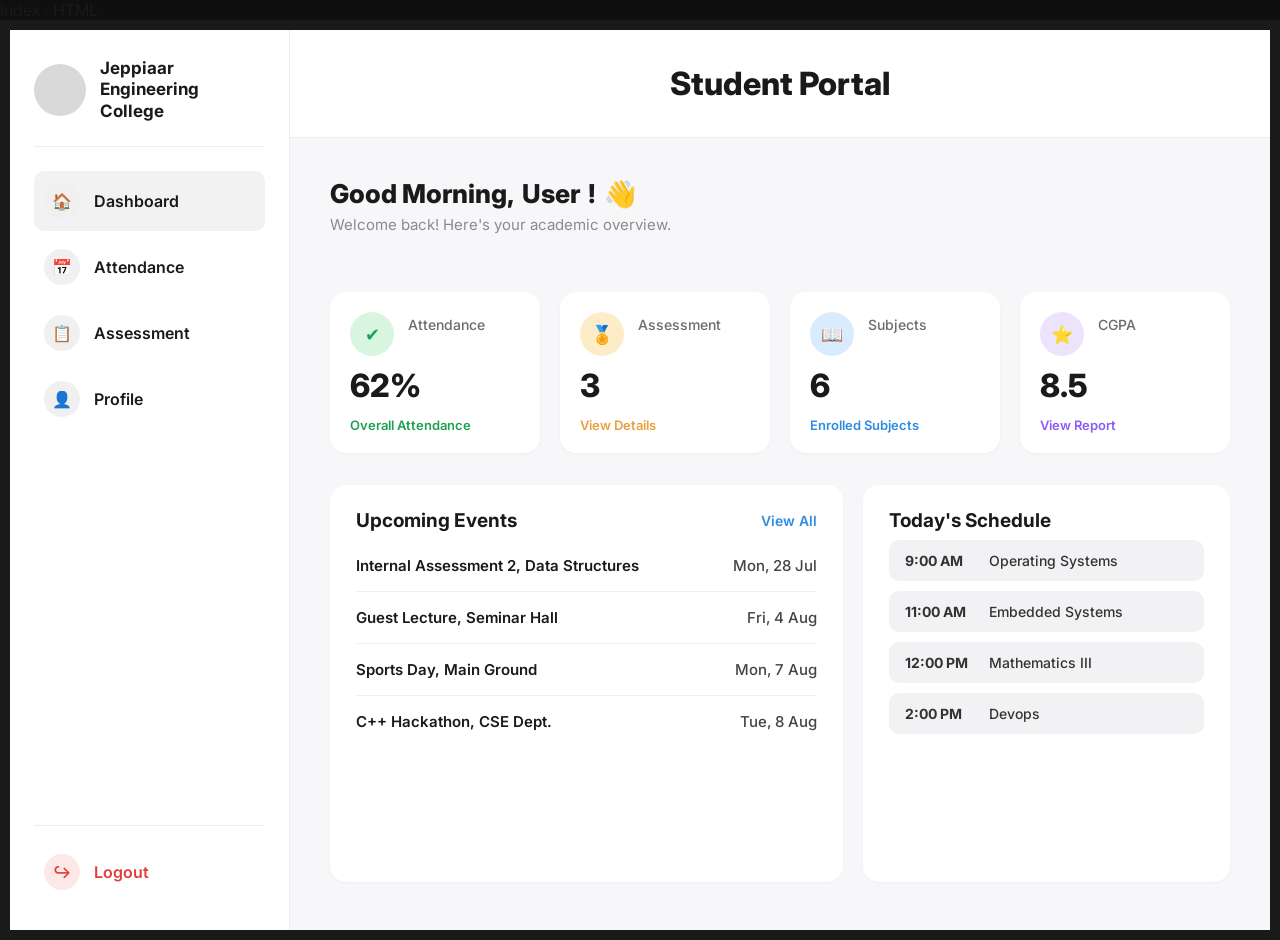
<file: index.html>
Index · HTML
<!DOCTYPE html>
<html lang="en">
<head>
<meta charset="UTF-8">
<meta name="viewport" content="width=device-width, initial-scale=1.0">
<title>Student Dashboard</title>
<link rel="stylesheet" href="style.css">
<link rel="preconnect" href="https://fonts.googleapis.com">
<link href="https://fonts.googleapis.com/css2?family=Inter:wght@400;500;600;700;800&display=swap" rel="stylesheet">
</head>
<body>
 
<div class="app">
 
  <!-- Sidebar -->
  <aside class="sidebar">
    <div class="sidebar-header">
      <div class="logo-circle"></div>
      <div class="college-name">Jeppiaar Engineering College</div>
    </div>
 
    <nav class="nav-links">
      <a href="#" class="nav-item active" data-page="dashboard">
        <span class="nav-icon">🏠</span>
        <span>Dashboard</span>
      </a>
      <a href="#" class="nav-item" data-page="attendance">
        <span class="nav-icon">📅</span>
        <span>Attendance</span>
      </a>
      <a href="#" class="nav-item" data-page="assessment">
        <span class="nav-icon">📋</span>
        <span>Assessment</span>
      </a>
      <a href="#" class="nav-item" data-page="profile">
        <span class="nav-icon">👤</span>
        <span>Profile</span>
      </a>
    </nav>
 
    <div class="sidebar-footer">
      <a href="#" class="nav-item logout">
        <span class="nav-icon">↪</span>
        <span>Logout</span>
      </a>
    </div>
  </aside>
 
  <!-- Main content -->
  <main class="main">
 
    <header class="top-header">
      <h1>Student Portal</h1>
    </header>
 
    <section class="content">
 
      <div class="greeting-row">
        <div>
          <h2>Good Morning, <span id="studentName">User</span>! <span class="wave">👋</span></h2>
          <p class="subtext">Welcome back! Here's your academic overview.</p>
        </div>
      </div>
 
      
      <!-- Stat cards -->
      <div class="stats-grid">
 
        <div class="stat-card">
          <div class="icon-badge green">✔</div>
          <div class="stat-label">Attendance</div>
          <div class="stat-value">62%</div>
          <a href="#" class="stat-link green-link">Overall Attendance</a>
        </div>
 
        <div class="stat-card">
          <div class="icon-badge orange">🏅</div>
          <div class="stat-label">Assessment</div>
          <div class="stat-value">3</div>
          <a href="#" class="stat-link orange-link">View Details</a>
        </div>
 
        <div class="stat-card">
          <div class="icon-badge blue">📖</div>
          <div class="stat-label">Subjects</div>
          <div class="stat-value">6</div>
          <a href="#" class="stat-link blue-link">Enrolled Subjects</a>
        </div>
 
        <div class="stat-card">
          <div class="icon-badge purple">⭐</div>
          <div class="stat-label">CGPA</div>
          <div class="stat-value">8.5</div>
          <a href="#" class="stat-link purple-link">View Report</a>
        </div>
 
      </div>
 
      <!-- Bottom row: Upcoming events + Today's schedule -->
      <div class="bottom-grid">
 
        <div class="panel events-panel">
          <div class="panel-header">
            <h3>Upcoming Events</h3>
            <a href="#" class="view-all-link">View All</a>
          </div>
          <ul class="events-list" id="eventsList">
            <!-- Populated by script.js -->
          </ul>
        </div>
 
        <div class="panel schedule-panel">
          <div class="panel-header">
            <h3>Today's Schedule</h3>
          </div>
          <ul class="schedule-list" id="scheduleList">
            <!-- Populated by script.js -->
          </ul>
        </div>
 
      </div>
 
    </section>
  </main>
</div>
 
<script src="script.js"></script>
</body>
</html>
</file>
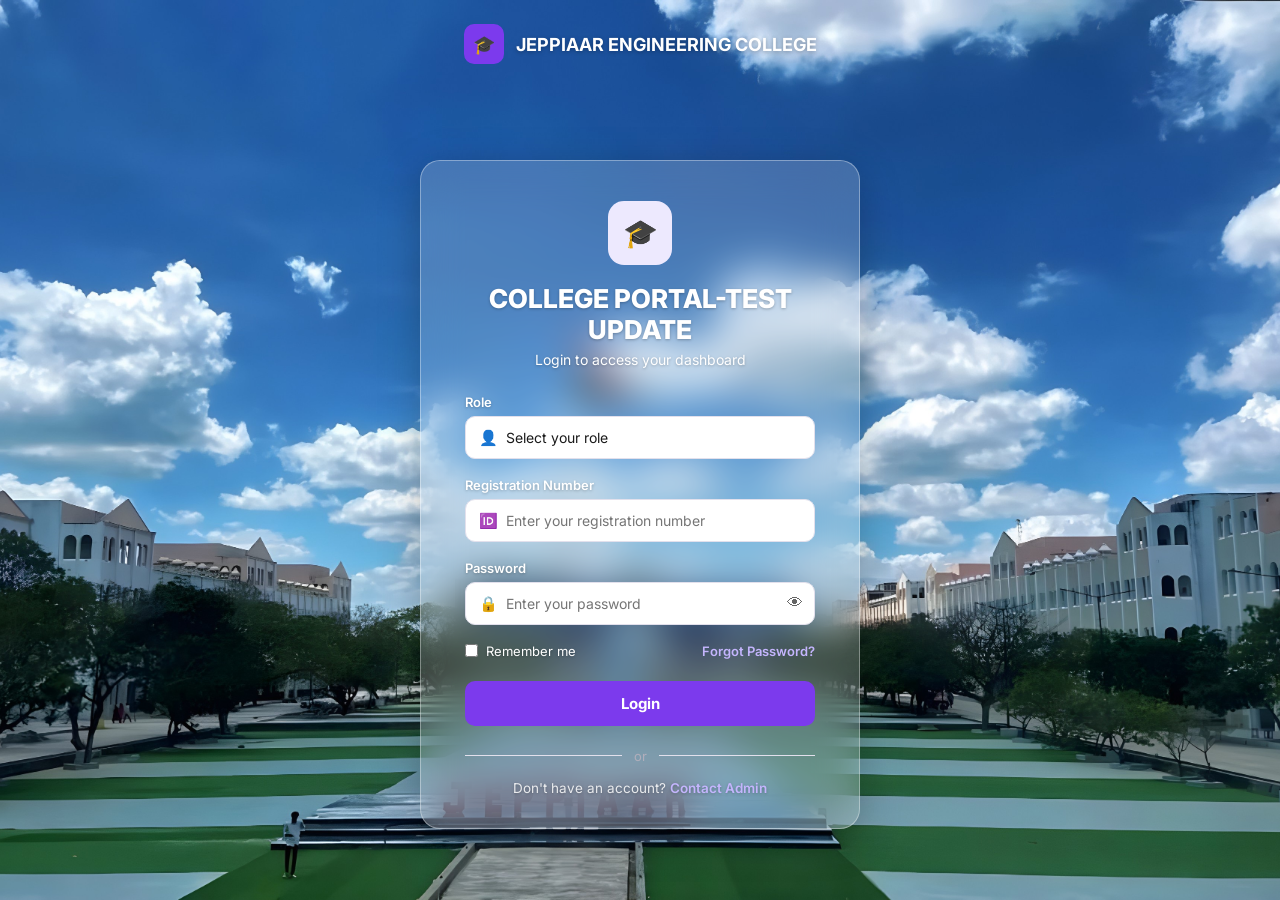
<file: login-index.html>
<!DOCTYPE html>
<html lang="en">
<head>
<meta charset="UTF-8">
<meta name="viewport" content="width=device-width, initial-scale=1.0">
<title>ERP Portal - Login</title>
<link rel="stylesheet" href="login-style.css">
<link rel="preconnect" href="https://fonts.googleapis.com">
<link href="https://fonts.googleapis.com/css2?family=Inter:wght@400;500;600;700;800&display=swap" rel="stylesheet">
</head>
<body>

<div class="page">

  <div class="top-bar">
    <div class="brand">
      <div class="brand-logo">🎓</div>
      <span class="brand-name">JEPPIAAR ENGINEERING COLLEGE</span>
    </div>
  </div>

  <div class="bg-overlay"></div>

  <div class="login-wrapper">
    <div class="login-card">

      <!-- Title: Student Portal - Login -->

      <div class="card-icon">🎓</div>
      <h1>COLLEGE PORTAL-TEST UPDATE</h1>
      <p class="card-subtitle">Login to access your dashboard</p>

      <form id="loginForm">

        <label class="field-label" for="role">Role</label>
        <div class="select-wrap">
          <span class="field-icon">👤</span>
          <select id="role" name="role" required>
            <option value="" disabled selected>Select your role</option>
            <option value="student">Student</option>
            <option value="faculty">Faculty Member</option>
            <option value="admin">Administrator</option>
            <option value="hod">HOD</option>
          </select>
        </div>

        <label class="field-label" for="identifier" id="identifierLabel">Registration Number</label>
        <div class="input-wrap">
          <span class="field-icon">🆔</span>
          <input type="text" id="identifier" name="identifier" placeholder="Enter your registration number" required>
        </div>

        <label class="field-label" for="password">Password</label>
        <div class="input-wrap">
          <span class="field-icon">🔒</span>
          <input type="password" id="password" name="password" placeholder="Enter your password" required>
          <button type="button" id="togglePassword" class="toggle-btn" aria-label="Show password">👁</button>
        </div>

        <div class="row-between">
          <label class="checkbox-label">
            <input type="checkbox" id="rememberMe">
            <span>Remember me</span>
          </label>
          <a href="#" class="forgot-link">Forgot Password?</a>
        </div>

        <button type="submit" class="login-btn">Login</button>

      </form>

      <div class="divider"><span>or</span></div>

      <p class="footer-text">Don't have an account? <a href="#">Contact Admin</a></p>

    </div>
  </div>

</div>

<script src="login-script.js"></script>
</body>
</html>
</file>
<file: style.css>
* {
  margin: 0;
  padding: 0;
  box-sizing: border-box;
}

body {
  font-family: 'Inter', -apple-system, BlinkMacSystemFont, 'Segoe UI', sans-serif;
  background: #0f0f10;
  color: #1a1a1a;
}

.app {
  display: flex;
  min-height: 100vh;
  max-width: 1400px;
  margin: 0 auto;
  background: #ffffff;
  border: 10px solid #1a1a1a;
}

/* ---------- Sidebar ---------- */
.sidebar {
  width: 280px;
  flex-shrink: 0;
  background: #ffffff;
  border-right: 1px solid #ececec;
  display: flex;
  flex-direction: column;
  padding: 28px 24px;
}

.sidebar-header {
  display: flex;
  align-items: center;
  gap: 14px;
  padding-bottom: 24px;
  border-bottom: 1px solid #ececec;
  margin-bottom: 24px;
}

.logo-circle {
  width: 52px;
  height: 52px;
  border-radius: 50%;
  background: #d9d9d9;
  flex-shrink: 0;
}

.college-name {
  font-size: 17px;
  font-weight: 700;
  line-height: 1.25;
  color: #1a1a1a;
}

.nav-links {
  display: flex;
  flex-direction: column;
  gap: 6px;
  flex: 1;
}

.nav-item {
  display: flex;
  align-items: center;
  gap: 14px;
  text-decoration: none;
  color: #1a1a1a;
  font-size: 16px;
  font-weight: 600;
  padding: 12px 10px;
  border-radius: 10px;
  transition: background 0.15s ease;
}

.nav-item:hover {
  background: #f5f5f5;
}

.nav-item.active {
  background: #f2f2f2;
}

.nav-icon {
  width: 36px;
  height: 36px;
  border-radius: 50%;
  background: #f0f0f0;
  display: flex;
  align-items: center;
  justify-content: center;
  font-size: 16px;
  flex-shrink: 0;
}

.sidebar-footer {
  border-top: 1px solid #ececec;
  padding-top: 16px;
}

.logout {
  color: #e33d3d;
}

.logout .nav-icon {
  background: #fde8e8;
}

/* ---------- Main ---------- */
.main {
  flex: 1;
  display: flex;
  flex-direction: column;
  background: #f7f7fa;
}

.top-header {
  background: #ffffff;
  border-bottom: 1px solid #ececec;
  padding: 34px 40px;
  text-align: center;
}

.top-header h1 {
  font-size: 32px;
  font-weight: 800;
  color: #1a1a1a;
}

.content {
  padding: 40px 40px 48px;
  flex: 1;
}

.greeting-row h2 {
  font-size: 26px;
  font-weight: 800;
  color: #1a1a1a;
  display: flex;
  align-items: center;
  gap: 8px;
}
.greeting-row {
  margin-bottom: 50px;
}

.subtext {
  color: #8a8a8f;
  font-size: 15px;
  margin-top: 6px;
}



/* ---------- Stat cards ---------- */
.stats-grid {
  display: grid;
  grid-template-columns: repeat(4, 1fr);
  gap: 20px;
  margin-top: 8px;
  margin-bottom: 32px;
}

.stat-card {
  background: #ffffff;
  border-radius: 16px;
  padding: 20px;
  box-shadow: 0 1px 3px rgba(0,0,0,0.04);
  position: relative;
}

.icon-badge {
  width: 44px;
  height: 44px;
  border-radius: 50%;
  display: flex;
  align-items: center;
  justify-content: center;
  font-size: 18px;
  margin-bottom: 10px;
}

.icon-badge.green { background: #d7f5df; color: #1fa151; }
.icon-badge.orange { background: #fdecc8; color: #e8a13d; }
.icon-badge.blue { background: #d9ecfd; color: #2f8de0; }
.icon-badge.purple { background: #ece3fd; color: #8b5cf6; }

.stat-label {
  font-size: 14px;
  color: #6b6b70;
  font-weight: 500;
  position: absolute;
  top: 24px;
  left: 78px;
}

.stat-value {
  font-size: 32px;
  font-weight: 800;
  color: #1a1a1a;
  margin-top: 4px;
}

.stat-link {
  display: inline-block;
  margin-top: 12px;
  font-size: 13px;
  font-weight: 600;
  text-decoration: none;
}

.green-link { color: #1fa151; }
.orange-link { color: #e8a13d; }
.blue-link { color: #2f8de0; }
.purple-link { color: #8b5cf6; }

/* ---------- Bottom panels ---------- */
.bottom-grid {
  display: grid;
  grid-template-columns: 1.4fr 1fr;
  gap: 20px;
}

.panel {
  background: #ffffff;
  border-radius: 16px;
  padding: 24px 26px;
  box-shadow: 0 1px 3px rgba(0,0,0,0.04);
}

.panel-header {
  display: flex;
  align-items: center;
  justify-content: space-between;
  margin-bottom: 8px;
}

.panel-header h3 {
  font-size: 19px;
  font-weight: 700;
}

.view-all-link {
  font-size: 14px;
  font-weight: 600;
  color: #2f8de0;
  text-decoration: none;
}

.events-list {
  list-style: none;
}

.events-list li {
  display: flex;
  justify-content: space-between;
  align-items: center;
  padding: 16px 0;
  border-bottom: 1px solid #f0f0f0;
  font-size: 15px;
}

.events-list li:last-child {
  border-bottom: none;
}

.event-title {
  font-weight: 600;
  color: #1a1a1a;
}

.event-date {
  color: #444;
  font-weight: 500;
  white-space: nowrap;
  margin-left: 16px;
}

.schedule-list {
  list-style: none;
  display: flex;
  flex-direction: column;
  gap: 10px;
  margin-top: 8px;
}

.schedule-list li {
  display: flex;
  align-items: center;
  gap: 14px;
  background: #f2f2f4;
  border-radius: 10px;
  padding: 12px 16px;
}

.schedule-time {
  font-size: 14px;
  font-weight: 700;
  color: #333;
  min-width: 70px;
}

.schedule-subject {
  font-size: 14px;
  font-weight: 500;
  color: #333;
}

/* ---------- Responsive ---------- */
@media (max-width: 1000px) {
  .stats-grid { grid-template-columns: repeat(2, 1fr); }
  .bottom-grid { grid-template-columns: 1fr; }
}

@media (max-width: 700px) {
  .app { flex-direction: column; }
  .sidebar { width: 100%; }
  .stats-grid { grid-template-columns: 1fr; }
}
.main {
  min-height: 100vh;
}

.content {
  display: flex;
  flex-direction: column;
}

.bottom-grid {
  flex: 1;
}
</file>
<file: login-style.css>
* {
  margin: 0;
  padding: 0;
  box-sizing: border-box;
}

body {
  font-family: 'Inter', -apple-system, BlinkMacSystemFont, 'Segoe UI', sans-serif;
  color: #1a1a1a;
}

.page {
  min-height: 100vh;
  display: flex;
  flex-direction: column;
  position: relative;

  /* College photo as full-page background */
  background-image: url("jpr\ putsode.jpg");
  background-size: cover;
  background-position: center;
  background-repeat: no-repeat;
  background-attachment: fixed;
}

/* Dark overlay so the card and text stay readable over the photo */
.bg-overlay {
  position: fixed;
  inset: 0;
  z-index: 0;
}

/* ---------- Top bar ---------- */
.top-bar {
  padding: 24px 40px;
  display: flex;
  justify-content: center;
  position: relative;
  z-index: 1;
}

.brand {
  display: flex;
  align-items: center;
  gap: 12px;
}

.brand-logo {
  width: 40px;
  height: 40px;
  border-radius: 10px;
  background: #7c3aed;
  color: #fff;
  display: flex;
  align-items: center;
  justify-content: center;
  font-size: 18px;
}

.brand-name {
  font-size: 18px;
  font-weight: 700;
  color: #ffffff;
  text-shadow: 0 1px 4px rgba(0, 0, 0, 0.3);
}

/* ---------- Login wrapper ---------- */
.login-wrapper {
  flex: 1;
  display: flex;
  align-items: center;
  justify-content: center;
  padding: 20px;
  position: relative;
  z-index: 1;
}

.login-card {
  /* Glassmorphism / frosted-glass effect */
  background: rgba(255, 255, 255, 0.18);
  backdrop-filter: blur(20px);
  -webkit-backdrop-filter: blur(20px);
  border: 1px solid rgba(255, 255, 255, 0.35);
  border-radius: 20px;
  padding: 40px 44px 32px;
  width: 100%;
  max-width: 440px;
  box-shadow: 0 10px 40px rgba(0, 0, 0, 0.25);
  text-align: center;
}

.login-card h1,
.card-subtitle,
.field-label,
.checkbox-label,
.footer-text {
  color: #ffffff;
  text-shadow: 0 1px 3px rgba(0, 0, 0, 0.25);
}

.card-subtitle,
.footer-text {
  color: rgba(255, 255, 255, 0.85);
}

select,
input[type="text"],
input[type="password"] {
  background: rgba(255, 255, 255, 0.55);
  border: 1.5px solid rgba(255, 255, 255, 0.5);
}

select:focus,
input:focus {
  border-color: #ffffff;
  background: rgba(255, 255, 255, 0.75);
}

.divider {
  color: rgba(255, 255, 255, 0.7);
}

.divider::before,
.divider::after {
  background: rgba(255, 255, 255, 0.3);
}

.card-icon {
  width: 64px;
  height: 64px;
  border-radius: 16px;
  background: #ede9fe;
  display: flex;
  align-items: center;
  justify-content: center;
  font-size: 28px;
  margin: 0 auto 18px;
}

.login-card h1 {
  font-size: 26px;
  font-weight: 800;
  margin-bottom: 6px;
}

.card-subtitle {
  color: #ffffff;
  font-size: 14px;
  margin-bottom: 26px;
}

form {
  text-align: left;
}

.field-label {
  display: block;
  font-size: 13px;
  font-weight: 600;
  color: #ffffff;
  margin: 18px 0 6px;
}

.field-label:first-of-type {
  margin-top: 0;
}

.select-wrap,
.input-wrap {
  position: relative;
  display: flex;
  align-items: center;
}

.field-icon {
  position: absolute;
  left: 14px;
  font-size: 15px;
  pointer-events: none;
}

select,
input[type="text"],
input[type="password"] {
  width: 100%;
  padding: 12px 14px 12px 40px;
  border: 1.5px solid #e2e0ec;
  border-radius: 10px;
  font-size: 14px;
  font-family: inherit;
  color: #1a1a1a;
  background: #fff;
  outline: none;
  transition: border-color 0.15s ease;
  appearance: none;
}

select:focus,
input:focus {
  border-color: #7c3aed;
}

select {
  cursor: pointer;
}

.toggle-btn {
  position: absolute;
  right: 12px;
  background: none;
  border: none;
  font-size: 16px;
  cursor: pointer;
  opacity: 0.6;
}

.toggle-btn:hover {
  opacity: 1;
}

.row-between {
  display: flex;
  align-items: center;
  justify-content: space-between;
  margin: 18px 0 22px;
  font-size: 13px;
}

.checkbox-label {
  display: flex;
  align-items: center;
  gap: 8px;
  color: #ffffff;
  cursor: pointer;
}

.checkbox-label input {
  width: auto;
  cursor: pointer;
}

.forgot-link {
  color: #c4b5fd;
  text-decoration: none;
  font-weight: 600;
}

.login-btn {
  width: 100%;
  padding: 13px;
  background: #7c3aed;
  color: #fff;
  border: none;
  border-radius: 10px;
  font-size: 15px;
  font-weight: 700;
  font-family: inherit;
  cursor: pointer;
  transition: background 0.15s ease;
}

.login-btn:hover {
  background: #6d28d9;
}

.divider {
  display: flex;
  align-items: center;
  text-align: center;
  color: #b0aebb;
  font-size: 13px;
  margin: 22px 0 16px;
}

.divider::before,
.divider::after {
  content: "";
  flex: 1;
  height: 1px;
  background: #e2e0ec;
}

.divider span {
  padding: 0 12px;
}

.footer-text {
  font-size: 13.5px;
  color: rgba(255, 255, 255, 0.85);
}

.footer-text a {
  color: #c4b5fd;
  font-weight: 600;
  text-decoration: none;
}

/* ---------- Responsive ---------- */
@media (max-width: 480px) {
  .login-card {
    padding: 32px 24px 26px;
  }
  .top-bar {
    padding: 20px;
  }
}
</file>
